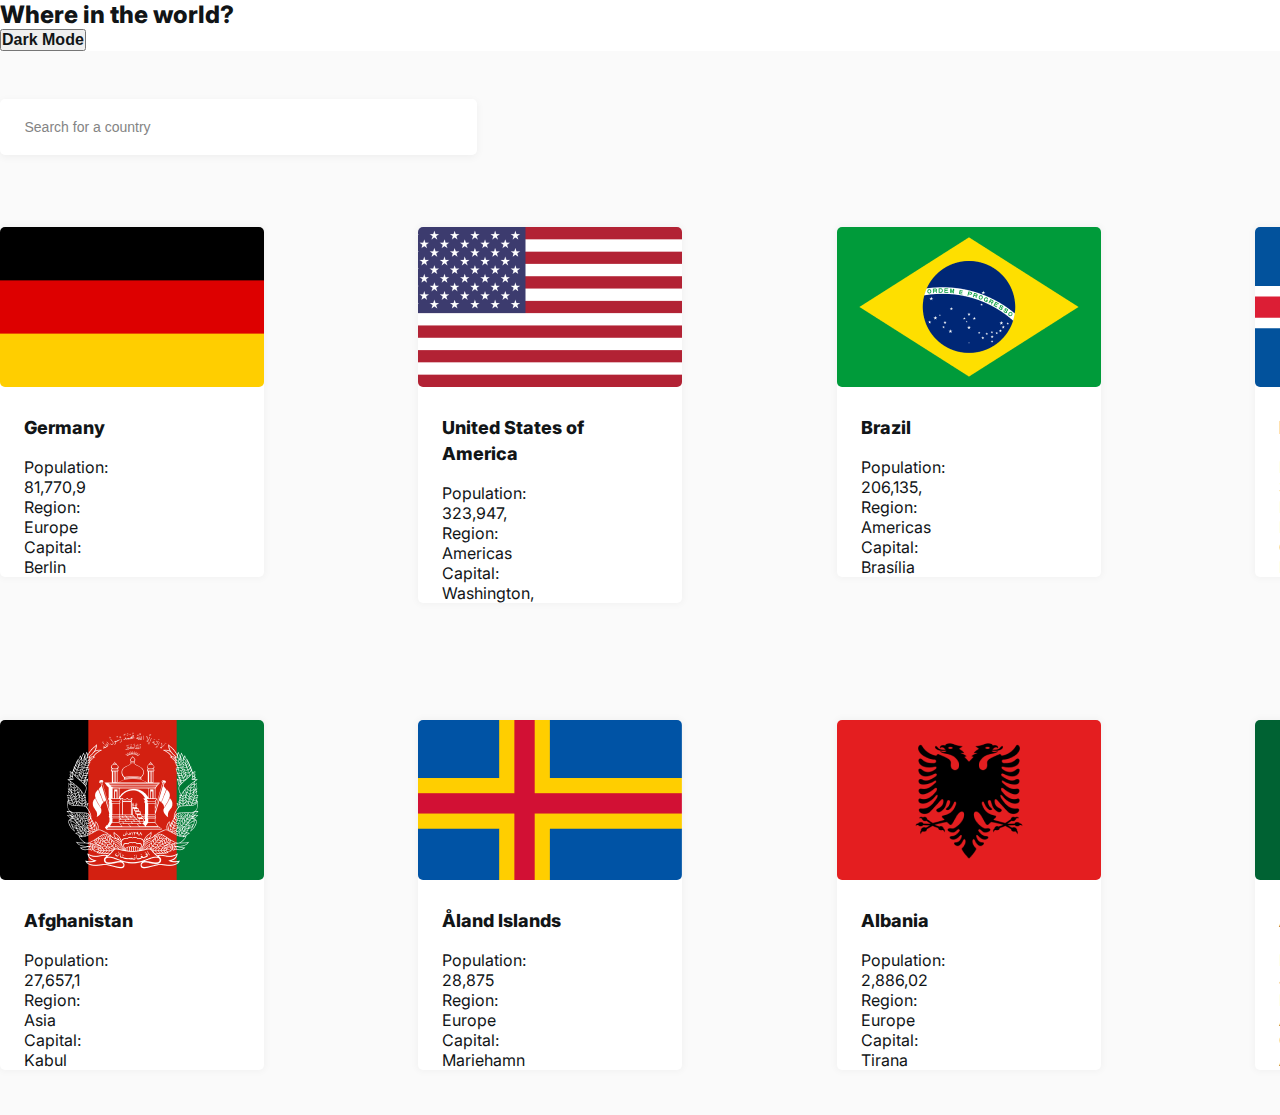
<file: 26_dars/index.html>
<!DOCTYPE html>
<html>
  <head>
    <meta charset="UTF-8" />
    <meta name="viewport" content="width=device-width, initial-scale=1.0" />
    <link rel="stylesheet" href="style.css" />
    <link rel="icon" href="logo.png" />
    <link
      rel="stylesheet"
      href="https://cdnjs.cloudflare.com/ajax/libs/font-awesome/6.4.2/css/all.min.css"
      integrity="sha512-z3gLpd7yknf1YoNbCzqRKc4qyor8gaKU1qmn+CShxbuBusANI9QpRohGBreCFkKxLhei6S9CQXFEbbKuqLg0DA=="
      crossorigin="anonymous"
      referrerpolicy="no-referrer"
    />
    <link
      href="https://cdn.jsdelivr.net/npm/bootstrap@5.3.2/dist/css/bootstrap.min.css"
      rel="stylesheet"
      integrity="sha384-T3c6CoIi6uLrA9TneNEoa7RxnatzjcDSCmG1MXxSR1GAsXEV/Dwwykc2MPK8M2HN"
      crossorigin="anonymous"
    />
    <script
      src="https://cdn.jsdelivr.net/npm/@popperjs/core@2.11.8/dist/umd/popper.min.js"
      integrity="sha384-I7E8VVD/ismYTF4hNIPjVp/Zjvgyol6VFvRkX/vR+Vc4jQkC+hVqc2pM8ODewa9r"
      crossorigin="anonymous"
    ></script>
    <script
      src="https://cdn.jsdelivr.net/npm/bootstrap@5.3.2/dist/js/bootstrap.min.js"
      integrity="sha384-BBtl+eGJRgqQAUMxJ7pMwbEyER4l1g+O15P+16Ep7Q9Q+zqX6gSbd85u4mG4QzX+"
      crossorigin="anonymous"
    ></script>
    <title>Uyga Vazifa</title>
  </head>
  <body>
    <header class="header">
      <nav class="container d-flex justify-content-between pt-3 pb-2">
        <div>
          <h3 class="text">Where in the world?</h3>
        </div>
        <div>
          <button class="btn">
            <i class="fa-regular fa-moon"></i>
            Dark Mode
          </button>
        </div>
      </nav>
    </header>
    <main class="main">
      <div class="container">
        <div class="input">
          <button class="btn1">
            <i class="fa-solid fa-magnifying-glass ps-3"></i>
            <input type="text" placeholder="Search for a country" class="inp" />
          </button>
        </div>
        <div class="div1">
          <a href="Germany.html">
            <div class="div">
              <div>
                <img src="Germany.png" alt="" />
              </div>
              <div>
                <h4>Germany</h4>
              </div>
              <div class="pp">
                <div class="d-flex">
                  <p class="fw-bold">Population:</p>
                  <p>81,770,9</p>
                </div>
                <div class="d-flex">
                  <p class="fw-bold">Region:</p>
                  <p>Europe</p>
                </div>
                <div class="d-flex">
                  <p class="fw-bold">Capital:</p>
                  <p>Berlin</p>
                </div>
              </div>
            </div>
          </a>
          <a href="USA.html">
            <div class="div">
              <div>
                <img src="USA.png" alt="" />
              </div>
              <div>
                <h4>United States of America</h4>
              </div>
              <div class="pp">
                <div class="d-flex">
                  <p class="fw-bold">Population:</p>
                  <p>323,947,</p>
                </div>
                <div class="d-flex">
                  <p class="fw-bold">Region:</p>
                  <p>Americas</p>
                </div>
                <div class="d-flex">
                  <p class="fw-bold">Capital:</p>
                  <p>Washington,</p>
                </div>
              </div>
            </div>
          </a>
          <a href="Braazil.html">
            <div class="div">
              <div>
                <img src="Brazil.png" alt="" />
              </div>
              <div>
                <h4>Brazil</h4>
              </div>
              <div class="pp">
                <div class="d-flex">
                  <p class="fw-bold">Population:</p>
                  <p>206,135,</p>
                </div>
                <div class="d-flex">
                  <p class="fw-bold">Region:</p>
                  <p>Americas</p>
                </div>
                <div class="d-flex">
                  <p class="fw-bold">Capital:</p>
                  <p>Brasília</p>
                </div>
              </div>
            </div>
          </a>
          <a href="Iceland.html">
            <div class="div">
              <div>
                <img src="Iceland.png" alt="" />
              </div>
              <div>
                <h4>Iceland</h4>
              </div>
              <div class="pp">
                <div class="d-flex">
                  <p class="fw-bold">Population:</p>
                  <p>334,300</p>
                </div>
                <div class="d-flex">
                  <p class="fw-bold">Region:</p>
                  <p>Europe</p>
                </div>
                <div class="d-flex">
                  <p class="fw-bold">Capital:</p>
                  <p>Reykjavík</p>
                </div>
              </div>
            </div>
          </a>
        </div>
        <div class="div2">
          <a href="Afganistan.html">
            <div class="div">
              <div>
                <img src="Afganistan.png" alt="" />
              </div>
              <div>
                <h4>Afghanistan</h4>
              </div>
              <div class="pp">
                <div class="d-flex">
                  <p class="fw-bold">Population:</p>
                  <p>27,657,1</p>
                </div>
                <div class="d-flex">
                  <p class="fw-bold">Region:</p>
                  <p>Asia</p>
                </div>
                <div class="d-flex">
                  <p class="fw-bold">Capital:</p>
                  <p>Kabul</p>
                </div>
              </div>
            </div>
          </a>
          <a href="Aland.html">
            <div class="div">
              <div>
                <img src="Aland.png" alt="" />
              </div>
              <div>
                <h4>Åland Islands</h4>
              </div>
              <div class="pp">
                <div class="d-flex">
                  <p class="fw-bold">Population:</p>
                  <p>28,875</p>
                </div>
                <div class="d-flex">
                  <p class="fw-bold">Region:</p>
                  <p>Europe</p>
                </div>
                <div class="d-flex">
                  <p class="fw-bold">Capital:</p>
                  <p>Mariehamn</p>
                </div>
              </div>
            </div>
          </a>
          <a href="Albaniya.html">
            <div class="div">
              <div>
                <img src="Albaniya.png" alt="" />
              </div>
              <div>
                <h4>Albania</h4>
              </div>
              <div class="pp">
                <div class="d-flex">
                  <p class="fw-bold">Population:</p>
                  <p>2,886,02</p>
                </div>
                <div class="d-flex">
                  <p class="fw-bold">Region:</p>
                  <p>Europe</p>
                </div>
                <div class="d-flex">
                  <p class="fw-bold">Capital:</p>
                  <p>Tirana</p>
                </div>
              </div>
            </div>
          </a>
          <a href="Algeria.html">
            <div class="div">
              <div>
                <img src="Algeria.png" alt="" />
              </div>
              <div>
                <h4>Algeria</h4>
              </div>
              <div class="pp">
                <div class="d-flex">
                  <p class="fw-bold">Population:</p>
                  <p>40,400,0</p>
                </div>
                <div class="d-flex">
                  <p class="fw-bold">Region:</p>
                  <p>Africa</p>
                </div>
                <div class="d-flex">
                  <p class="fw-bold">Capital:</p>
                  <p>Algiers</p>
                </div>
              </div>
            </div>
          </a>
        </div>
      </div>
    </main>
    <script src="main.js"></script>
  </body>
</html>
</file>
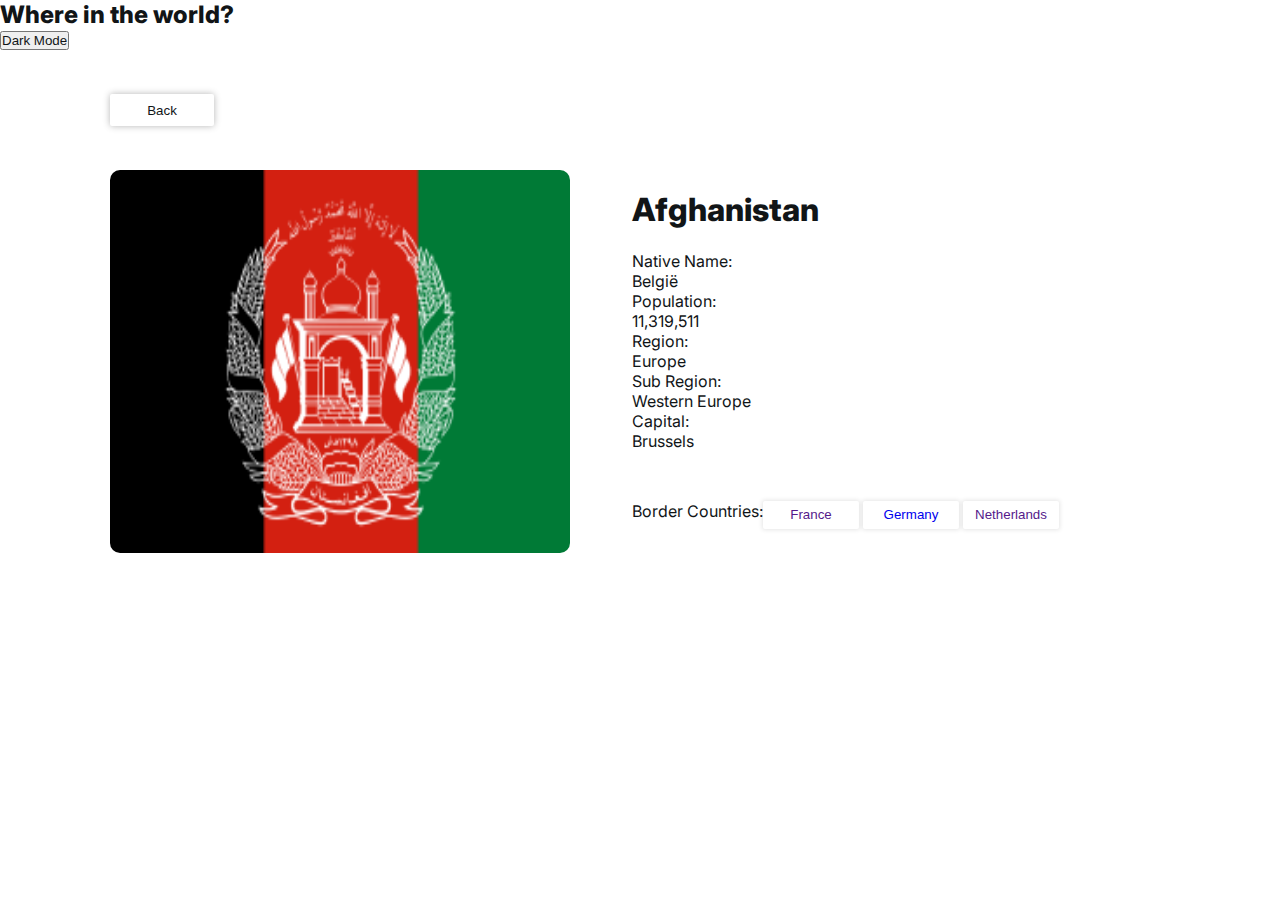
<file: 26_dars/Afganistan.html>
<!DOCTYPE html>
<html>
  <head>
    <meta charset="UTF-8" />
    <meta name="viewport" content="width=device-width, initial-scale=1.0" />
    <link rel="stylesheet" href="style2.css" />
    <link rel="icon" href="logo.png" />
    <link
      rel="stylesheet"
      href="https://cdnjs.cloudflare.com/ajax/libs/font-awesome/6.4.2/css/all.min.css"
      integrity="sha512-z3gLpd7yknf1YoNbCzqRKc4qyor8gaKU1qmn+CShxbuBusANI9QpRohGBreCFkKxLhei6S9CQXFEbbKuqLg0DA=="
      crossorigin="anonymous"
      referrerpolicy="no-referrer"
    />
    <link
      href="https://cdn.jsdelivr.net/npm/bootstrap@5.3.2/dist/css/bootstrap.min.css"
      rel="stylesheet"
      integrity="sha384-T3c6CoIi6uLrA9TneNEoa7RxnatzjcDSCmG1MXxSR1GAsXEV/Dwwykc2MPK8M2HN"
      crossorigin="anonymous"
    />
    <script
      src="https://cdn.jsdelivr.net/npm/@popperjs/core@2.11.8/dist/umd/popper.min.js"
      integrity="sha384-I7E8VVD/ismYTF4hNIPjVp/Zjvgyol6VFvRkX/vR+Vc4jQkC+hVqc2pM8ODewa9r"
      crossorigin="anonymous"
    ></script>
    <script
      src="https://cdn.jsdelivr.net/npm/bootstrap@5.3.2/dist/js/bootstrap.min.js"
      integrity="sha384-BBtl+eGJRgqQAUMxJ7pMwbEyER4l1g+O15P+16Ep7Q9Q+zqX6gSbd85u4mG4QzX+"
      crossorigin="anonymous"
    ></script>
    <title>Uyga Vazifa</title>
  </head>
  <body>
    <header class="header">
      <nav class="container d-flex justify-content-between pt-3 pb-2">
        <div>
          <h3 class="text">Where in the world?</h3>
        </div>
        <div>
          <button class="btn">
            <i class="fa-regular fa-moon"></i>
            Dark Mode
          </button>
        </div>
      </nav>
    </header>
    <main class="main">
      <div class="container dd">
        <div class="btn-div">
          <a href="index.html">
            <button class="btn1">
              <i class="fa-solid fa-arrow-left"></i>
              Back
            </button>
          </a>
        </div>
        <div class="div d-flex">
          <div>
            <img src="Afganistan.png" alt="" class="imgg" />
          </div>
          <div class="textt">
            <h1>Afghanistan</h1>
            <div class="pp">
              <div class="d-flex gap-1">
                <p class="fw-bold">Native Name:</p>
                <p>België</p>
              </div>
              <div class="d-flex gap-1">
                <p class="fw-bold">Population:</p>
                <p>11,319,511</p>
              </div>
              <div class="d-flex gap-1">
                <p class="fw-bold">Region:</p>
                <p>Europe</p>
              </div>
              <div class="d-flex gap-1">
                <p class="fw-bold">Sub Region:</p>
                <p>Western Europe</p>
              </div>
              <div class="d-flex gap-1">
                <p class="fw-bold">Capital:</p>
                <p>Brussels</p>
              </div>
            </div>
            <div class="div1">
              <p class="fw-bold">Border Countries:</p>
              <div class="div2">
                <button class="btn11"><a href="">France</a></button>
                <button class="btn11">
                  <a href="Germany.html">Germany</a>
                </button>
                <button class="btn11"><a href="">Netherlands</a></button>
              </div>
            </div>
          </div>
        </div>
      </div>
    </main>
    <script src="main.js"></script>
  </body>
</html>
</file>
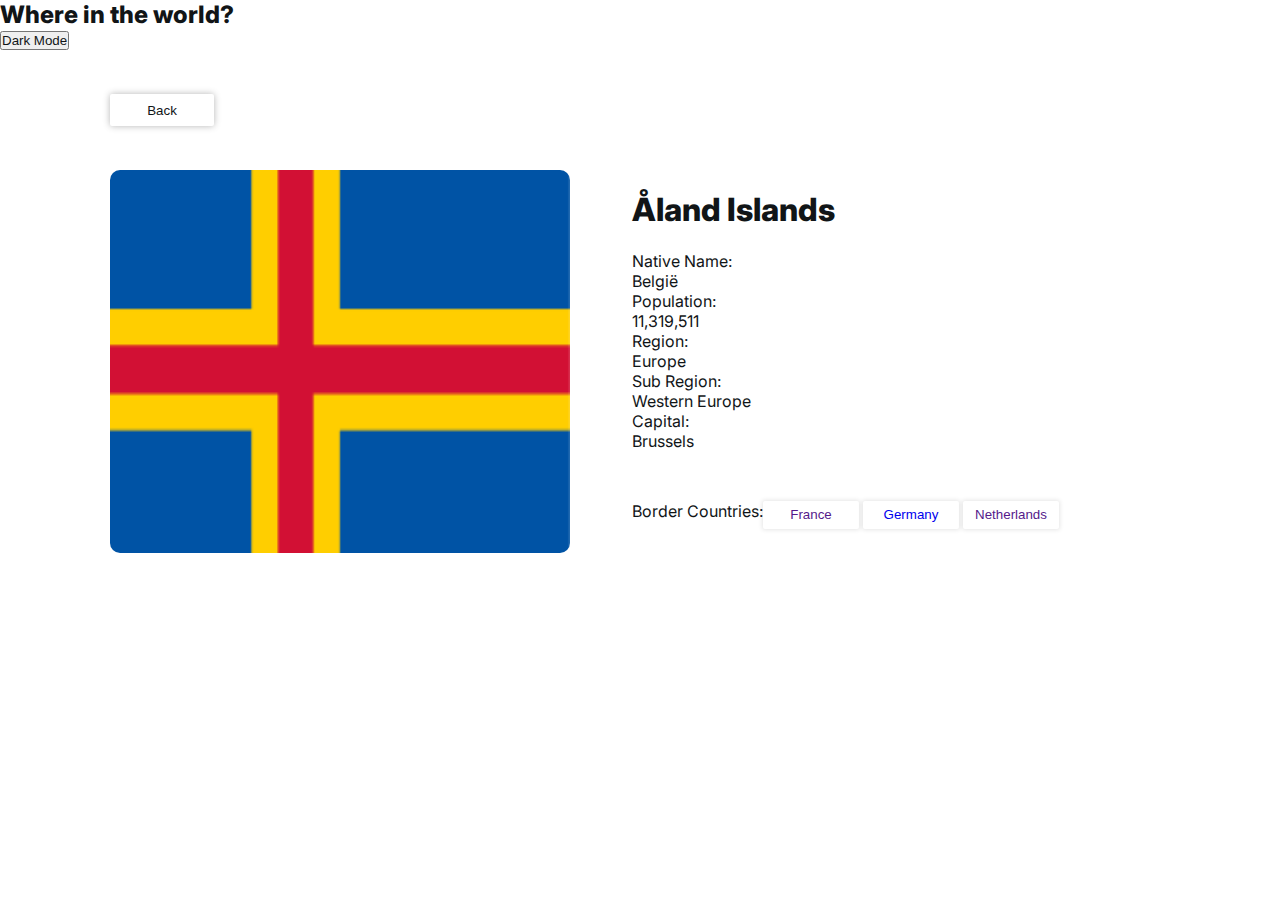
<file: 26_dars/Aland.html>
<!DOCTYPE html>
<html>
  <head>
    <meta charset="UTF-8" />
    <meta name="viewport" content="width=device-width, initial-scale=1.0" />
    <link rel="stylesheet" href="style2.css" />
    <link rel="icon" href="logo.png" />
    <link
      rel="stylesheet"
      href="https://cdnjs.cloudflare.com/ajax/libs/font-awesome/6.4.2/css/all.min.css"
      integrity="sha512-z3gLpd7yknf1YoNbCzqRKc4qyor8gaKU1qmn+CShxbuBusANI9QpRohGBreCFkKxLhei6S9CQXFEbbKuqLg0DA=="
      crossorigin="anonymous"
      referrerpolicy="no-referrer"
    />
    <link
      href="https://cdn.jsdelivr.net/npm/bootstrap@5.3.2/dist/css/bootstrap.min.css"
      rel="stylesheet"
      integrity="sha384-T3c6CoIi6uLrA9TneNEoa7RxnatzjcDSCmG1MXxSR1GAsXEV/Dwwykc2MPK8M2HN"
      crossorigin="anonymous"
    />
    <script
      src="https://cdn.jsdelivr.net/npm/@popperjs/core@2.11.8/dist/umd/popper.min.js"
      integrity="sha384-I7E8VVD/ismYTF4hNIPjVp/Zjvgyol6VFvRkX/vR+Vc4jQkC+hVqc2pM8ODewa9r"
      crossorigin="anonymous"
    ></script>
    <script
      src="https://cdn.jsdelivr.net/npm/bootstrap@5.3.2/dist/js/bootstrap.min.js"
      integrity="sha384-BBtl+eGJRgqQAUMxJ7pMwbEyER4l1g+O15P+16Ep7Q9Q+zqX6gSbd85u4mG4QzX+"
      crossorigin="anonymous"
    ></script>
    <title>Uyga Vazifa</title>
  </head>
  <body>
    <header class="header">
      <nav class="container d-flex justify-content-between pt-3 pb-2">
        <div>
          <h3 class="text">Where in the world?</h3>
        </div>
        <div>
          <button class="btn">
            <i class="fa-regular fa-moon"></i>
            Dark Mode
          </button>
        </div>
      </nav>
    </header>
    <main class="main">
      <div class="container dd">
        <div class="btn-div">
          <a href="index.html">
            <button class="btn1">
              <i class="fa-solid fa-arrow-left"></i>
              Back
            </button>
          </a>
        </div>
        <div class="div d-flex">
          <div>
            <img src="Aland.png" alt="" class="imgg" />
          </div>
          <div class="textt">
            <h1>Åland Islands</h1>
            <div class="pp">
              <div class="d-flex gap-1">
                <p class="fw-bold">Native Name:</p>
                <p>België</p>
              </div>
              <div class="d-flex gap-1">
                <p class="fw-bold">Population:</p>
                <p>11,319,511</p>
              </div>
              <div class="d-flex gap-1">
                <p class="fw-bold">Region:</p>
                <p>Europe</p>
              </div>
              <div class="d-flex gap-1">
                <p class="fw-bold">Sub Region:</p>
                <p>Western Europe</p>
              </div>
              <div class="d-flex gap-1">
                <p class="fw-bold">Capital:</p>
                <p>Brussels</p>
              </div>
            </div>
            <div class="div1">
              <p class="fw-bold">Border Countries:</p>
              <div class="div2">
                <button class="btn11"><a href="">France</a></button>
                <button class="btn11">
                  <a href="Germany.html">Germany</a>
                </button>
                <button class="btn11"><a href="">Netherlands</a></button>
              </div>
            </div>
          </div>
        </div>
      </div>
    </main>
    <script src="main.js"></script>
  </body>
</html>
</file>
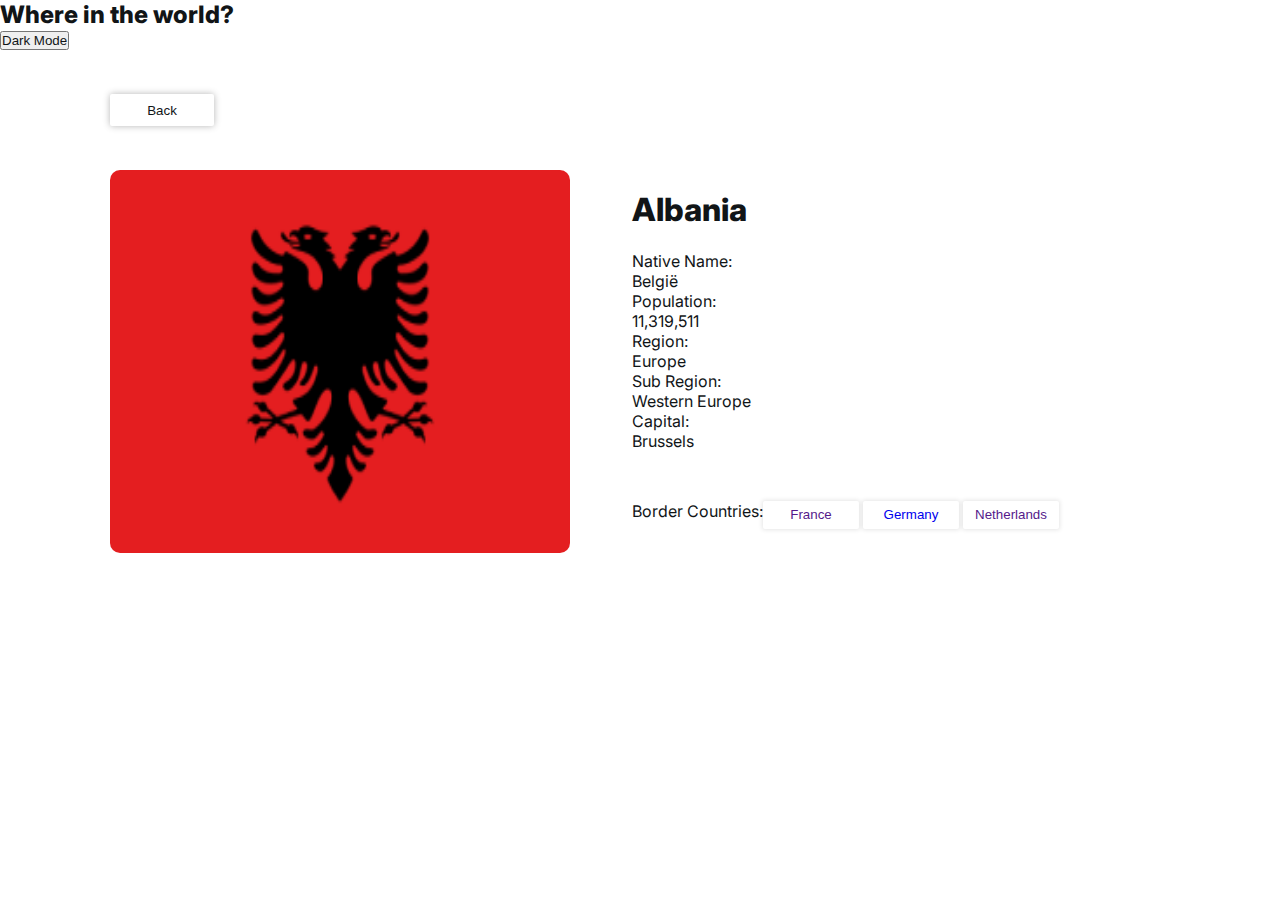
<file: 26_dars/Albaniya.html>
<!DOCTYPE html>
<html>
  <head>
    <meta charset="UTF-8" />
    <meta name="viewport" content="width=device-width, initial-scale=1.0" />
    <link rel="stylesheet" href="style2.css" />
    <link rel="icon" href="logo.png" />
    <link
      rel="stylesheet"
      href="https://cdnjs.cloudflare.com/ajax/libs/font-awesome/6.4.2/css/all.min.css"
      integrity="sha512-z3gLpd7yknf1YoNbCzqRKc4qyor8gaKU1qmn+CShxbuBusANI9QpRohGBreCFkKxLhei6S9CQXFEbbKuqLg0DA=="
      crossorigin="anonymous"
      referrerpolicy="no-referrer"
    />
    <link
      href="https://cdn.jsdelivr.net/npm/bootstrap@5.3.2/dist/css/bootstrap.min.css"
      rel="stylesheet"
      integrity="sha384-T3c6CoIi6uLrA9TneNEoa7RxnatzjcDSCmG1MXxSR1GAsXEV/Dwwykc2MPK8M2HN"
      crossorigin="anonymous"
    />
    <script
      src="https://cdn.jsdelivr.net/npm/@popperjs/core@2.11.8/dist/umd/popper.min.js"
      integrity="sha384-I7E8VVD/ismYTF4hNIPjVp/Zjvgyol6VFvRkX/vR+Vc4jQkC+hVqc2pM8ODewa9r"
      crossorigin="anonymous"
    ></script>
    <script
      src="https://cdn.jsdelivr.net/npm/bootstrap@5.3.2/dist/js/bootstrap.min.js"
      integrity="sha384-BBtl+eGJRgqQAUMxJ7pMwbEyER4l1g+O15P+16Ep7Q9Q+zqX6gSbd85u4mG4QzX+"
      crossorigin="anonymous"
    ></script>
    <title>Uyga Vazifa</title>
  </head>
  <body>
    <header class="header">
      <nav class="container d-flex justify-content-between pt-3 pb-2">
        <div>
          <h3 class="text">Where in the world?</h3>
        </div>
        <div>
          <button class="btn">
            <i class="fa-regular fa-moon"></i>
            Dark Mode
          </button>
        </div>
      </nav>
    </header>
    <main class="main">
      <div class="container dd">
        <div class="btn-div">
          <a href="index.html">
            <button class="btn1">
              <i class="fa-solid fa-arrow-left"></i>
              Back
            </button>
          </a>
        </div>
        <div class="div d-flex">
          <div>
            <img src="Albaniya.png" alt="" class="imgg" />
          </div>
          <div class="textt">
            <h1>Albania</h1>
            <div class="pp">
              <div class="d-flex gap-1">
                <p class="fw-bold">Native Name:</p>
                <p>België</p>
              </div>
              <div class="d-flex gap-1">
                <p class="fw-bold">Population:</p>
                <p>11,319,511</p>
              </div>
              <div class="d-flex gap-1">
                <p class="fw-bold">Region:</p>
                <p>Europe</p>
              </div>
              <div class="d-flex gap-1">
                <p class="fw-bold">Sub Region:</p>
                <p>Western Europe</p>
              </div>
              <div class="d-flex gap-1">
                <p class="fw-bold">Capital:</p>
                <p>Brussels</p>
              </div>
            </div>
            <div class="div1">
              <p class="fw-bold">Border Countries:</p>
              <div class="div2">
                <button class="btn11"><a href="">France</a></button>
                <button class="btn11">
                  <a href="Germany.html">Germany</a>
                </button>
                <button class="btn11"><a href="">Netherlands</a></button>
              </div>
            </div>
          </div>
        </div>
      </div>
    </main>
    <script src="main.js"></script>
  </body>
</html>
</file>
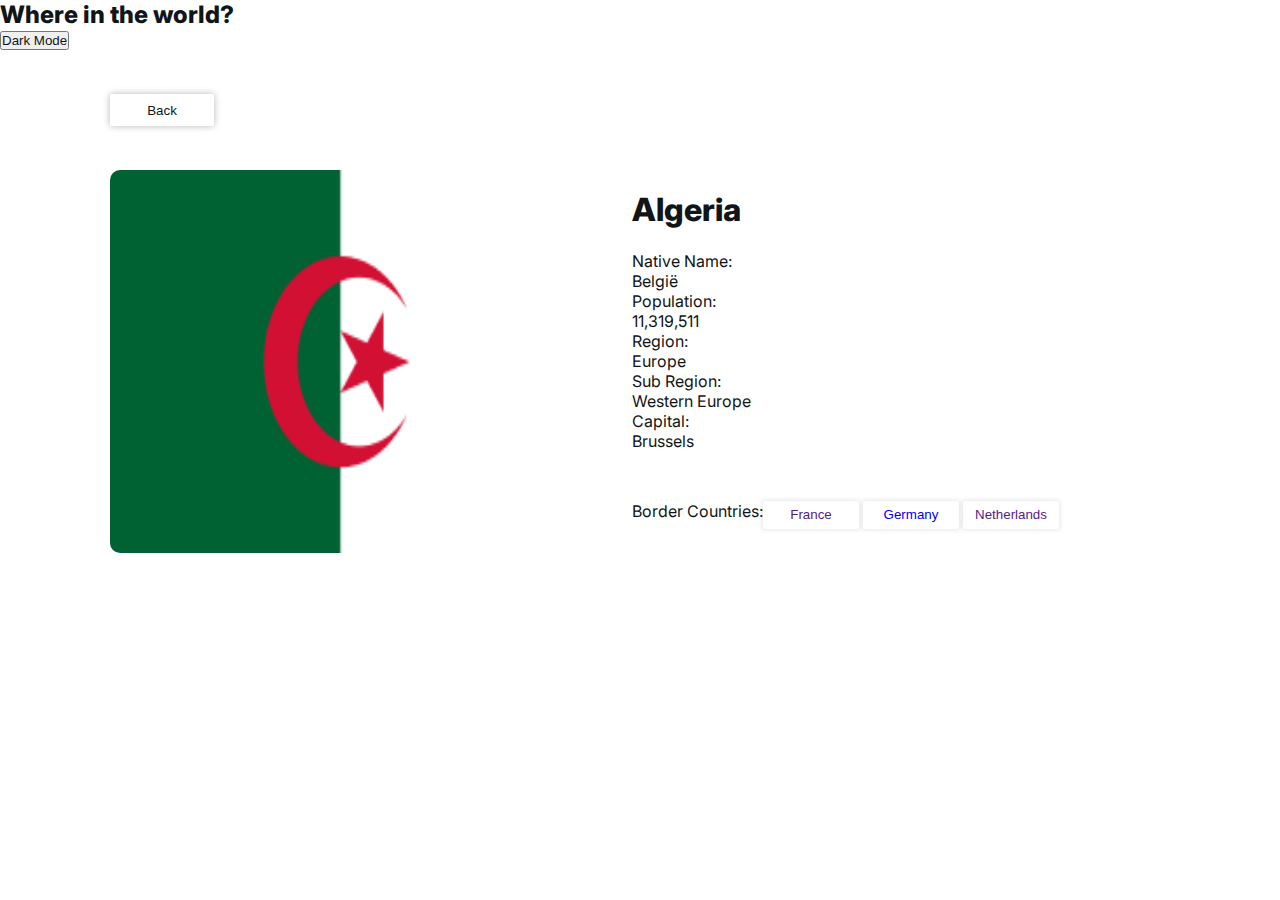
<file: 26_dars/Algeria.html>
<!DOCTYPE html>
<html>
  <head>
    <meta charset="UTF-8" />
    <meta name="viewport" content="width=device-width, initial-scale=1.0" />
    <link rel="stylesheet" href="style2.css" />
    <link rel="icon" href="logo.png" />
    <link
      rel="stylesheet"
      href="https://cdnjs.cloudflare.com/ajax/libs/font-awesome/6.4.2/css/all.min.css"
      integrity="sha512-z3gLpd7yknf1YoNbCzqRKc4qyor8gaKU1qmn+CShxbuBusANI9QpRohGBreCFkKxLhei6S9CQXFEbbKuqLg0DA=="
      crossorigin="anonymous"
      referrerpolicy="no-referrer"
    />
    <link
      href="https://cdn.jsdelivr.net/npm/bootstrap@5.3.2/dist/css/bootstrap.min.css"
      rel="stylesheet"
      integrity="sha384-T3c6CoIi6uLrA9TneNEoa7RxnatzjcDSCmG1MXxSR1GAsXEV/Dwwykc2MPK8M2HN"
      crossorigin="anonymous"
    />
    <script
      src="https://cdn.jsdelivr.net/npm/@popperjs/core@2.11.8/dist/umd/popper.min.js"
      integrity="sha384-I7E8VVD/ismYTF4hNIPjVp/Zjvgyol6VFvRkX/vR+Vc4jQkC+hVqc2pM8ODewa9r"
      crossorigin="anonymous"
    ></script>
    <script
      src="https://cdn.jsdelivr.net/npm/bootstrap@5.3.2/dist/js/bootstrap.min.js"
      integrity="sha384-BBtl+eGJRgqQAUMxJ7pMwbEyER4l1g+O15P+16Ep7Q9Q+zqX6gSbd85u4mG4QzX+"
      crossorigin="anonymous"
    ></script>
    <title>Uyga Vazifa</title>
  </head>
  <body>
    <header class="header">
      <nav class="container d-flex justify-content-between pt-3 pb-2">
        <div>
          <h3 class="text">Where in the world?</h3>
        </div>
        <div>
          <button class="btn">
            <i class="fa-regular fa-moon"></i>
            Dark Mode
          </button>
        </div>
      </nav>
    </header>
    <main class="main">
      <div class="container dd">
        <div class="btn-div">
          <a href="index.html">
            <button class="btn1">
              <i class="fa-solid fa-arrow-left"></i>
              Back
            </button>
          </a>
        </div>
        <div class="div d-flex">
          <div>
            <img src="Algeria.png" alt="" class="imgg" />
          </div>
          <div class="textt">
            <h1>Algeria</h1>
            <div class="pp">
              <div class="d-flex gap-1">
                <p class="fw-bold">Native Name:</p>
                <p>België</p>
              </div>
              <div class="d-flex gap-1">
                <p class="fw-bold">Population:</p>
                <p>11,319,511</p>
              </div>
              <div class="d-flex gap-1">
                <p class="fw-bold">Region:</p>
                <p>Europe</p>
              </div>
              <div class="d-flex gap-1">
                <p class="fw-bold">Sub Region:</p>
                <p>Western Europe</p>
              </div>
              <div class="d-flex gap-1">
                <p class="fw-bold">Capital:</p>
                <p>Brussels</p>
              </div>
            </div>
            <div class="div1">
              <p class="fw-bold">Border Countries:</p>
              <div class="div2">
                <button class="btn11"><a href="">France</a></button>
                <button class="btn11">
                  <a href="Germany.html">Germany</a>
                </button>
                <button class="btn11"><a href="">Netherlands</a></button>
              </div>
            </div>
          </div>
        </div>
      </div>
    </main>
    <script src="main.js"></script>
  </body>
</html>
</file>
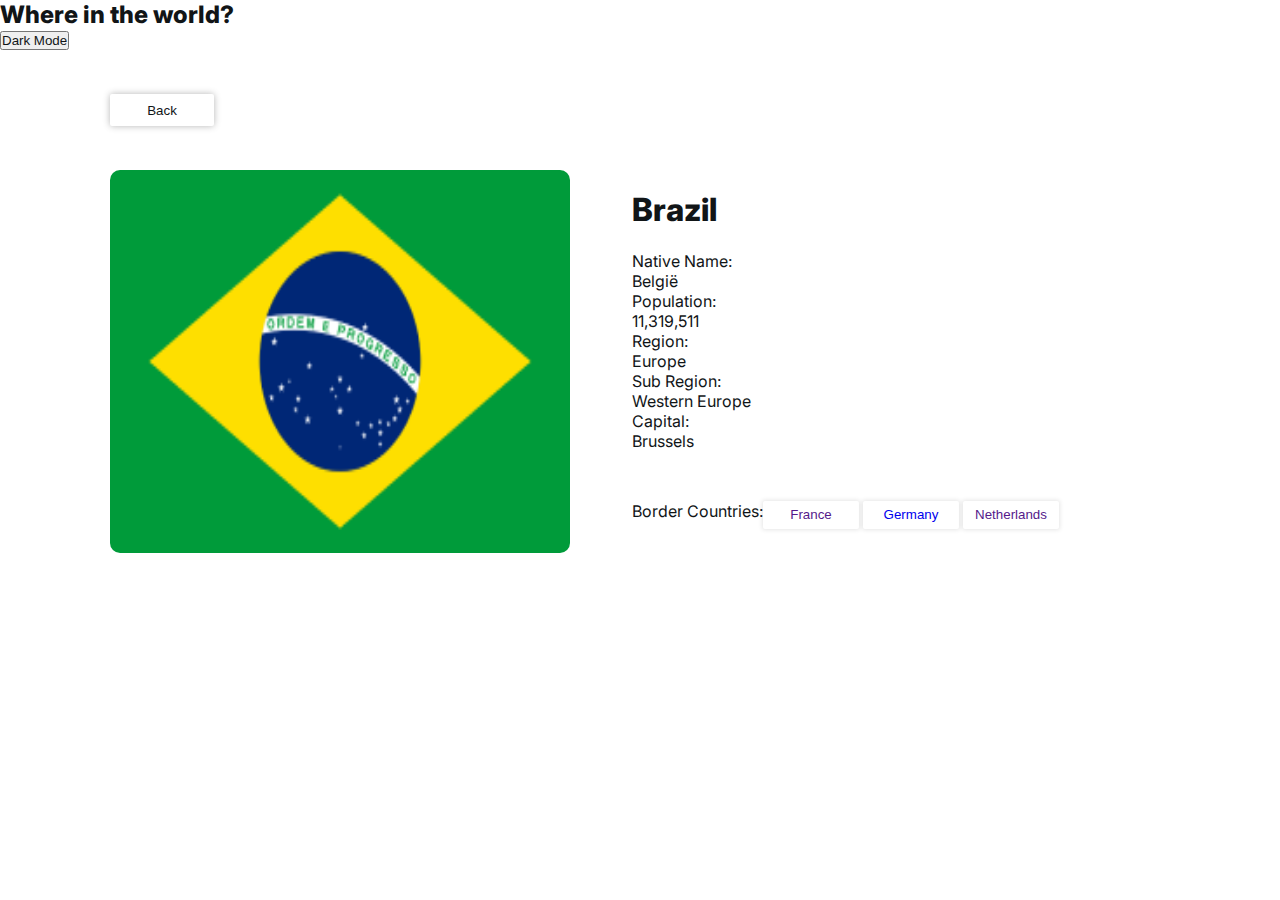
<file: 26_dars/Braazil.html>
<!DOCTYPE html>
<html>
  <head>
    <meta charset="UTF-8" />
    <meta name="viewport" content="width=device-width, initial-scale=1.0" />
    <link rel="stylesheet" href="style2.css" />
    <link rel="icon" href="logo.png" />
    <link
      rel="stylesheet"
      href="https://cdnjs.cloudflare.com/ajax/libs/font-awesome/6.4.2/css/all.min.css"
      integrity="sha512-z3gLpd7yknf1YoNbCzqRKc4qyor8gaKU1qmn+CShxbuBusANI9QpRohGBreCFkKxLhei6S9CQXFEbbKuqLg0DA=="
      crossorigin="anonymous"
      referrerpolicy="no-referrer"
    />
    <link
      href="https://cdn.jsdelivr.net/npm/bootstrap@5.3.2/dist/css/bootstrap.min.css"
      rel="stylesheet"
      integrity="sha384-T3c6CoIi6uLrA9TneNEoa7RxnatzjcDSCmG1MXxSR1GAsXEV/Dwwykc2MPK8M2HN"
      crossorigin="anonymous"
    />
    <script
      src="https://cdn.jsdelivr.net/npm/@popperjs/core@2.11.8/dist/umd/popper.min.js"
      integrity="sha384-I7E8VVD/ismYTF4hNIPjVp/Zjvgyol6VFvRkX/vR+Vc4jQkC+hVqc2pM8ODewa9r"
      crossorigin="anonymous"
    ></script>
    <script
      src="https://cdn.jsdelivr.net/npm/bootstrap@5.3.2/dist/js/bootstrap.min.js"
      integrity="sha384-BBtl+eGJRgqQAUMxJ7pMwbEyER4l1g+O15P+16Ep7Q9Q+zqX6gSbd85u4mG4QzX+"
      crossorigin="anonymous"
    ></script>
    <title>Uyga Vazifa</title>
  </head>
  <body>
    <header class="header">
      <nav class="container d-flex justify-content-between pt-3 pb-2">
        <div>
          <h3 class="text">Where in the world?</h3>
        </div>
        <div>
          <button class="btn">
            <i class="fa-regular fa-moon"></i>
            Dark Mode
          </button>
        </div>
      </nav>
    </header>
    <main class="main">
      <div class="container dd">
        <div class="btn-div">
          <a href="index.html">
            <button class="btn1">
              <i class="fa-solid fa-arrow-left"></i>
              Back
            </button>
          </a>
        </div>
        <div class="div d-flex">
          <div>
            <img src="Brazil.png" alt="" class="imgg" />
          </div>
          <div class="textt">
            <h1>Brazil</h1>
            <div class="pp">
              <div class="d-flex gap-1">
                <p class="fw-bold">Native Name:</p>
                <p>België</p>
              </div>
              <div class="d-flex gap-1">
                <p class="fw-bold">Population:</p>
                <p>11,319,511</p>
              </div>
              <div class="d-flex gap-1">
                <p class="fw-bold">Region:</p>
                <p>Europe</p>
              </div>
              <div class="d-flex gap-1">
                <p class="fw-bold">Sub Region:</p>
                <p>Western Europe</p>
              </div>
              <div class="d-flex gap-1">
                <p class="fw-bold">Capital:</p>
                <p>Brussels</p>
              </div>
            </div>
            <div class="div1">
              <p class="fw-bold">Border Countries:</p>
              <div class="div2">
                <button class="btn11"><a href="">France</a></button>
                <button class="btn11"><a href="Germany.html">Germany</a></button>
                <button class="btn11"><a href="">Netherlands</a></button>
              </div>
            </div>
          </div>
        </div>
      </div>
    </main>
    <script src="main.js"></script>
  </body>
</html>
</file>
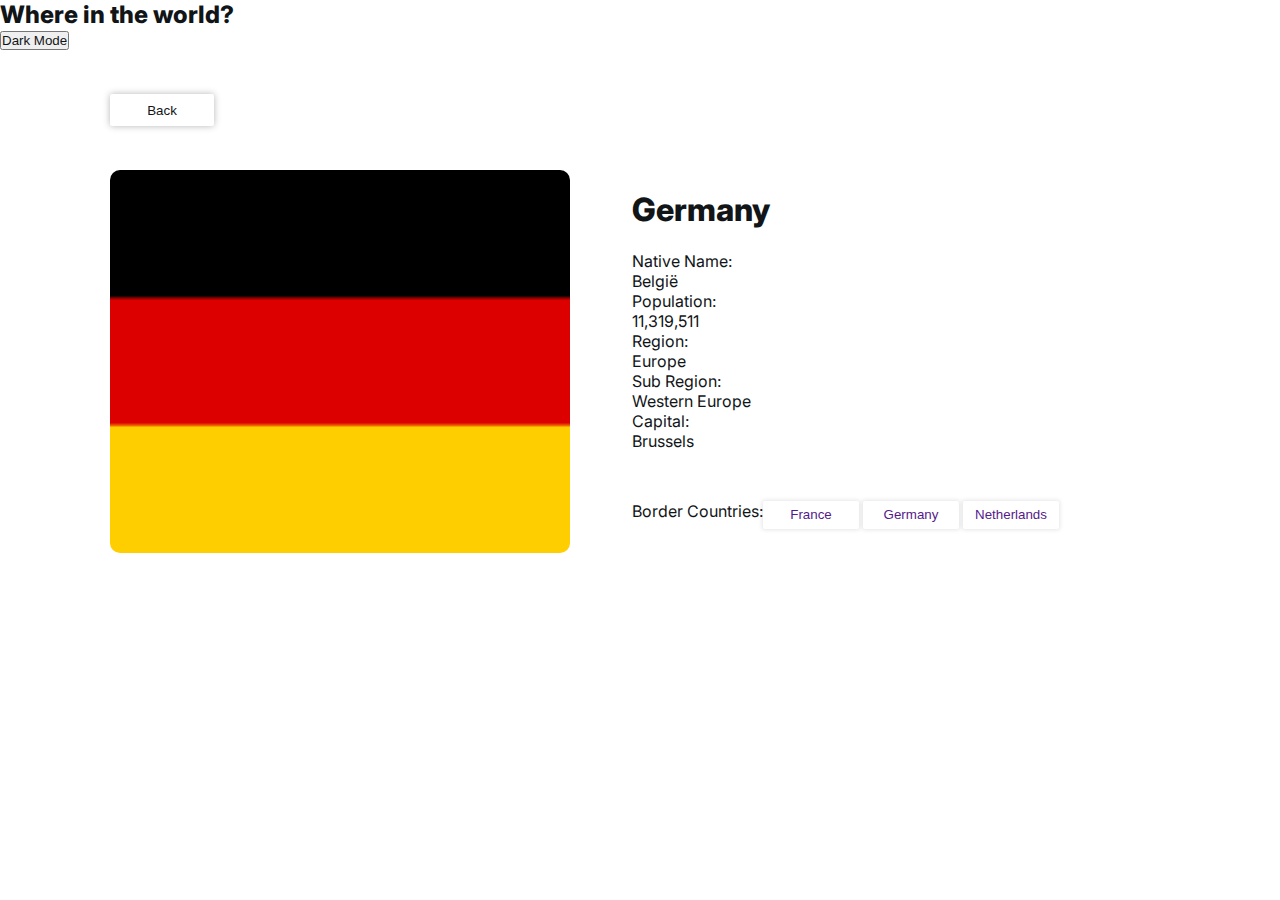
<file: 26_dars/Germany.html>
<!DOCTYPE html>
<html>
  <head>
    <meta charset="UTF-8" />
    <meta name="viewport" content="width=device-width, initial-scale=1.0" />
    <link rel="stylesheet" href="style2.css" />
    <link rel="icon" href="logo.png" />
    <link
      rel="stylesheet"
      href="https://cdnjs.cloudflare.com/ajax/libs/font-awesome/6.4.2/css/all.min.css"
      integrity="sha512-z3gLpd7yknf1YoNbCzqRKc4qyor8gaKU1qmn+CShxbuBusANI9QpRohGBreCFkKxLhei6S9CQXFEbbKuqLg0DA=="
      crossorigin="anonymous"
      referrerpolicy="no-referrer"
    />
    <link
      href="https://cdn.jsdelivr.net/npm/bootstrap@5.3.2/dist/css/bootstrap.min.css"
      rel="stylesheet"
      integrity="sha384-T3c6CoIi6uLrA9TneNEoa7RxnatzjcDSCmG1MXxSR1GAsXEV/Dwwykc2MPK8M2HN"
      crossorigin="anonymous"
    />
    <script
      src="https://cdn.jsdelivr.net/npm/@popperjs/core@2.11.8/dist/umd/popper.min.js"
      integrity="sha384-I7E8VVD/ismYTF4hNIPjVp/Zjvgyol6VFvRkX/vR+Vc4jQkC+hVqc2pM8ODewa9r"
      crossorigin="anonymous"
    ></script>
    <script
      src="https://cdn.jsdelivr.net/npm/bootstrap@5.3.2/dist/js/bootstrap.min.js"
      integrity="sha384-BBtl+eGJRgqQAUMxJ7pMwbEyER4l1g+O15P+16Ep7Q9Q+zqX6gSbd85u4mG4QzX+"
      crossorigin="anonymous"
    ></script>
    <title>Uyga Vazifa</title>
  </head>
  <body>
    <header class="header">
      <nav class="container d-flex justify-content-between pt-3 pb-2">
        <div>
          <h3 class="text">Where in the world?</h3>
        </div>
        <div>
          <button class="btn">
            <i class="fa-regular fa-moon"></i>
            Dark Mode
          </button>
        </div>
      </nav>
    </header>
    <main class="main">
      <div class="container dd">
        <div class="btn-div">
          <a href="index.html">
            <button class="btn1">
              <i class="fa-solid fa-arrow-left"></i>
              Back
            </button>
          </a>
        </div>
        <div class="div d-flex ">
          <div>
            <img src="Germany.png" alt="" class="imgg" />
          </div>
          <div class="textt">
            <h1>Germany</h1>
            <div class="pp">
              <div class="d-flex gap-1">
                <p class="fw-bold">Native Name:</p>
                <p>België</p>
              </div>
              <div class="d-flex gap-1">
                <p class="fw-bold">Population:</p>
                <p>11,319,511</p>
              </div>
              <div class="d-flex gap-1">
                <p class="fw-bold">Region:</p>
                <p>Europe</p>
              </div>
              <div class="d-flex gap-1">
                <p class="fw-bold">Sub Region:</p>
                <p>Western Europe</p>
              </div>
              <div class="d-flex gap-1">
                <p class="fw-bold">Capital:</p>
                <p>Brussels</p>
              </div>
            </div>
            <div class="div1">
              <p class="fw-bold">Border Countries:</p>
              <div class="div2">
                <button class="btn11"><a href="">France</a></button>
                <button class="btn11"><a href="">Germany</a></button>
                <button class="btn11"><a href="">Netherlands</a></button>
              </div>
            </div>
          </div>
        </div>
      </div>
    </main>
    <script src="main.js"></script>
  </body>
</html>
</file>
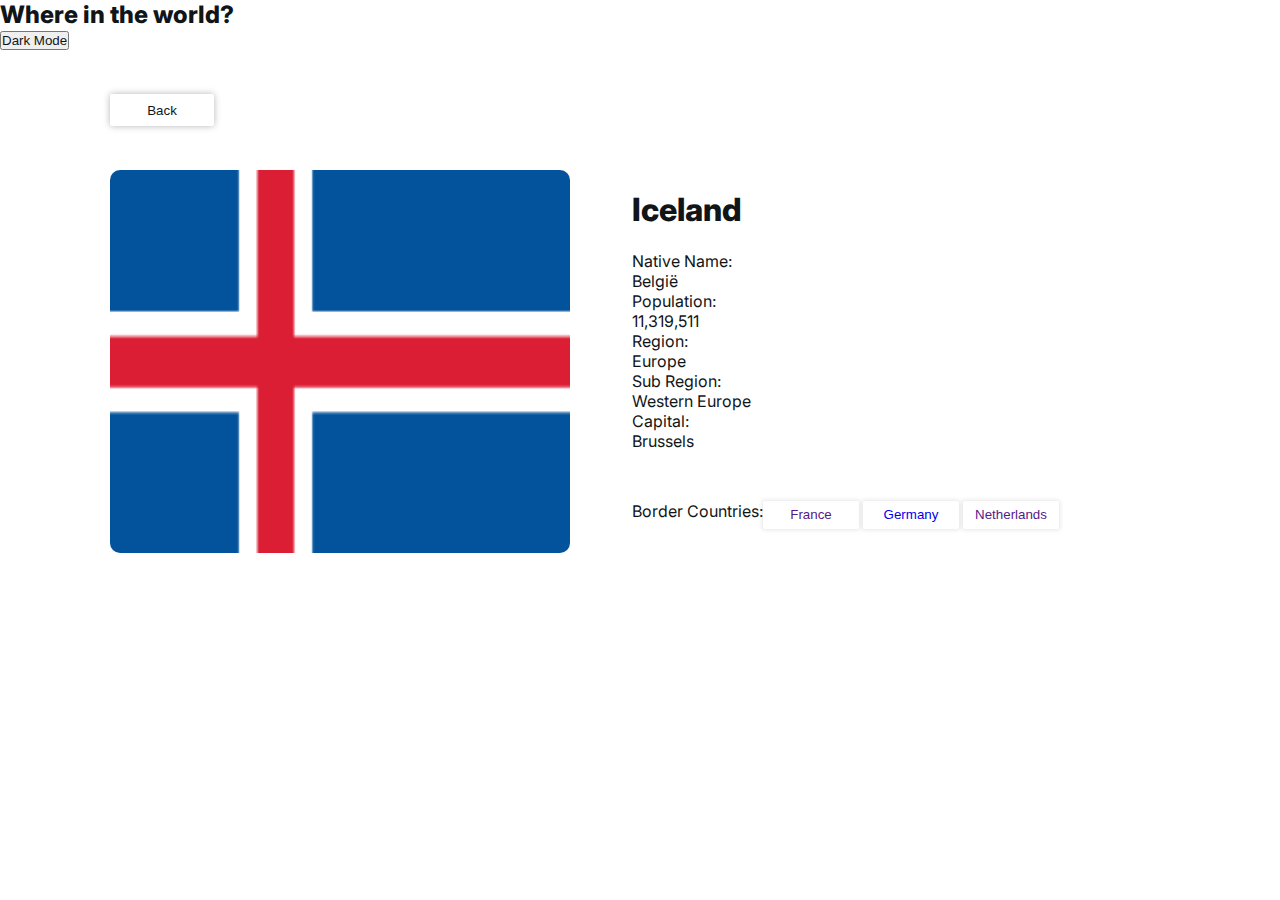
<file: 26_dars/Iceland.html>
<!DOCTYPE html>
<html>
  <head>
    <meta charset="UTF-8" />
    <meta name="viewport" content="width=device-width, initial-scale=1.0" />
    <link rel="stylesheet" href="style2.css" />
    <link rel="icon" href="logo.png" />
    <link
      rel="stylesheet"
      href="https://cdnjs.cloudflare.com/ajax/libs/font-awesome/6.4.2/css/all.min.css"
      integrity="sha512-z3gLpd7yknf1YoNbCzqRKc4qyor8gaKU1qmn+CShxbuBusANI9QpRohGBreCFkKxLhei6S9CQXFEbbKuqLg0DA=="
      crossorigin="anonymous"
      referrerpolicy="no-referrer"
    />
    <link
      href="https://cdn.jsdelivr.net/npm/bootstrap@5.3.2/dist/css/bootstrap.min.css"
      rel="stylesheet"
      integrity="sha384-T3c6CoIi6uLrA9TneNEoa7RxnatzjcDSCmG1MXxSR1GAsXEV/Dwwykc2MPK8M2HN"
      crossorigin="anonymous"
    />
    <script
      src="https://cdn.jsdelivr.net/npm/@popperjs/core@2.11.8/dist/umd/popper.min.js"
      integrity="sha384-I7E8VVD/ismYTF4hNIPjVp/Zjvgyol6VFvRkX/vR+Vc4jQkC+hVqc2pM8ODewa9r"
      crossorigin="anonymous"
    ></script>
    <script
      src="https://cdn.jsdelivr.net/npm/bootstrap@5.3.2/dist/js/bootstrap.min.js"
      integrity="sha384-BBtl+eGJRgqQAUMxJ7pMwbEyER4l1g+O15P+16Ep7Q9Q+zqX6gSbd85u4mG4QzX+"
      crossorigin="anonymous"
    ></script>
    <title>Uyga Vazifa</title>
  </head>
  <body>
    <header class="header">
      <nav class="container d-flex justify-content-between pt-3 pb-2">
        <div>
          <h3 class="text">Where in the world?</h3>
        </div>
        <div>
          <button class="btn">
            <i class="fa-regular fa-moon"></i>
            Dark Mode
          </button>
        </div>
      </nav>
    </header>
    <main class="main">
      <div class="container dd">
        <div class="btn-div">
          <a href="index.html">
            <button class="btn1">
              <i class="fa-solid fa-arrow-left"></i>
              Back
            </button>
          </a>
        </div>
        <div class="div d-flex">
          <div>
            <img src="Iceland.png" alt="" class="imgg" />
          </div>
          <div class="textt">
            <h1>Iceland</h1>
            <div class="pp">
              <div class="d-flex gap-1">
                <p class="fw-bold">Native Name:</p>
                <p>België</p>
              </div>
              <div class="d-flex gap-1">
                <p class="fw-bold">Population:</p>
                <p>11,319,511</p>
              </div>
              <div class="d-flex gap-1">
                <p class="fw-bold">Region:</p>
                <p>Europe</p>
              </div>
              <div class="d-flex gap-1">
                <p class="fw-bold">Sub Region:</p>
                <p>Western Europe</p>
              </div>
              <div class="d-flex gap-1">
                <p class="fw-bold">Capital:</p>
                <p>Brussels</p>
              </div>
            </div>
            <div class="div1">
              <p class="fw-bold">Border Countries:</p>
              <div class="div2">
                <button class="btn11"><a href="">France</a></button>
                <button class="btn11"><a href="Germany.html">Germany</a></button>
                <button class="btn11"><a href="">Netherlands</a></button>
              </div>
            </div>
          </div>
        </div>
      </div>
    </main>
    <script src="main.js"></script>
  </body>
</html>
</file>
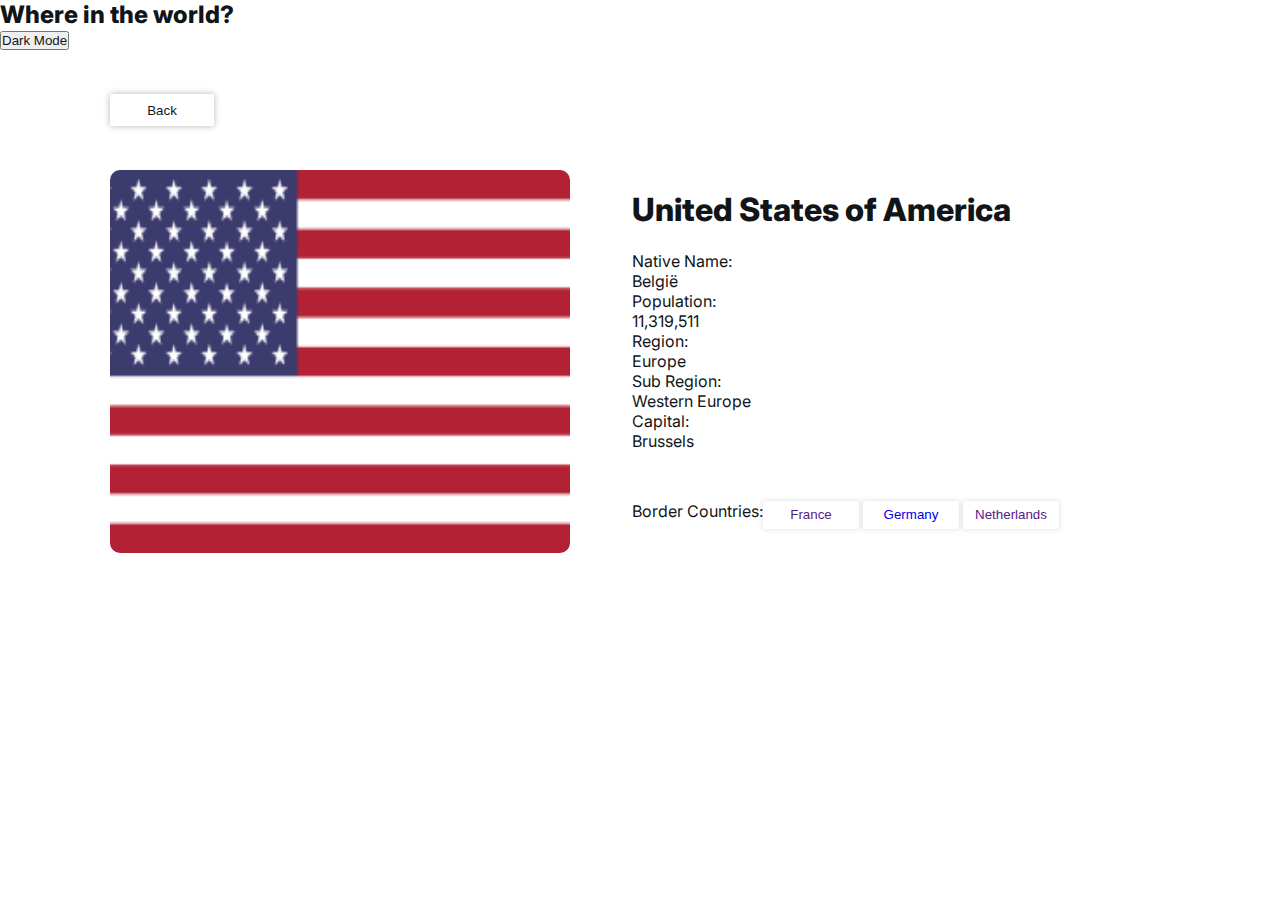
<file: 26_dars/USA.html>
<!DOCTYPE html>
<html>
  <head>
    <meta charset="UTF-8" />
    <meta name="viewport" content="width=device-width, initial-scale=1.0" />
    <link rel="stylesheet" href="style2.css" />
    <link rel="icon" href="logo.png" />
    <link
      rel="stylesheet"
      href="https://cdnjs.cloudflare.com/ajax/libs/font-awesome/6.4.2/css/all.min.css"
      integrity="sha512-z3gLpd7yknf1YoNbCzqRKc4qyor8gaKU1qmn+CShxbuBusANI9QpRohGBreCFkKxLhei6S9CQXFEbbKuqLg0DA=="
      crossorigin="anonymous"
      referrerpolicy="no-referrer"
    />
    <link
      href="https://cdn.jsdelivr.net/npm/bootstrap@5.3.2/dist/css/bootstrap.min.css"
      rel="stylesheet"
      integrity="sha384-T3c6CoIi6uLrA9TneNEoa7RxnatzjcDSCmG1MXxSR1GAsXEV/Dwwykc2MPK8M2HN"
      crossorigin="anonymous"
    />
    <script
      src="https://cdn.jsdelivr.net/npm/@popperjs/core@2.11.8/dist/umd/popper.min.js"
      integrity="sha384-I7E8VVD/ismYTF4hNIPjVp/Zjvgyol6VFvRkX/vR+Vc4jQkC+hVqc2pM8ODewa9r"
      crossorigin="anonymous"
    ></script>
    <script
      src="https://cdn.jsdelivr.net/npm/bootstrap@5.3.2/dist/js/bootstrap.min.js"
      integrity="sha384-BBtl+eGJRgqQAUMxJ7pMwbEyER4l1g+O15P+16Ep7Q9Q+zqX6gSbd85u4mG4QzX+"
      crossorigin="anonymous"
    ></script>
    <title>Uyga Vazifa</title>
  </head>
  <body>
    <header class="header">
      <nav class="container d-flex justify-content-between pt-3 pb-2">
        <div>
          <h3 class="text">Where in the world?</h3>
        </div>
        <div>
          <button class="btn">
            <i class="fa-regular fa-moon"></i>
            Dark Mode
          </button>
        </div>
      </nav>
    </header>
    <main class="main">
      <div class="container dd">
        <div class="btn-div">
          <a href="index.html">
            <button class="btn1">
              <i class="fa-solid fa-arrow-left"></i>
              Back
            </button>
          </a>
        </div>
        <div class="div d-flex">
          <div>
            <img src="USA.png" alt="" class="imgg" />
          </div>
          <div class="textt">
            <h1>United States of America</h1>
            <div class="pp">
              <div class="d-flex gap-1">
                <p class="fw-bold">Native Name:</p>
                <p>België</p>
              </div>
              <div class="d-flex gap-1">
                <p class="fw-bold">Population:</p>
                <p>11,319,511</p>
              </div>
              <div class="d-flex gap-1">
                <p class="fw-bold">Region:</p>
                <p>Europe</p>
              </div>
              <div class="d-flex gap-1">
                <p class="fw-bold">Sub Region:</p>
                <p>Western Europe</p>
              </div>
              <div class="d-flex gap-1">
                <p class="fw-bold">Capital:</p>
                <p>Brussels</p>
              </div>
            </div>
            <div class="div1">
              <p class="fw-bold">Border Countries:</p>
              <div class="div2">
                <button class="btn11"><a href="">France</a></button>
                <button class="btn11"><a href="Germany.html">Germany</a></button>
                <button class="btn11"><a href="">Netherlands</a></button>
              </div>
            </div>
          </div>
        </div>
      </div>
    </main>
    <script src="main.js"></script>
  </body>
</html>
</file>
<file: 26_dars/style.css>
@import url(https://fonts.googleapis.com/css2?family=Inter:wght@100;200;300;400;500;600;800;900&display=swap);
*{
  margin: 0;
  padding: 0;
  box-sizing: border-box;
  
}
body {
  font-family: "Inter";
  display: grid;
  grid-template-columns: 1519px;
}
:root {
  --header-color: #fff;
  --main-color: #fafafa;
  --div-color: #fff;
  --button-color: #fff;
  --text-color: #111517;
  --btn-color: #111517;
  --btn1-color: #848484;
  --h4-color: #111517;
  --p-color: #111517;
}
.dark {
  --header-color: #2b3844;
  --main-color: #202c36;
  --div-color: #2b3844;
  --btn-color: #fff;
  --button-color: #2b3844;
  --h4-color: #ffff;
  --text-color: #fff;
  --btn1-color: #fff;
  --p-color: #fff;
}
.header {
  background: var(--header-color);
  box-shadow: 0px 2px 4px 0px rgba(0, 0, 0, 0.06);
}
.text {
  color: var(--text-color);
  font-size: 24px;
  font-style: normal;
  font-weight: 800;
  line-height: normal;
}
.btn {
  color: var(--btn-color) !important;
  font-size: 16px;
  font-style: normal;
  font-weight: 600;
  line-height: normal;
}
.btn1 {
  border-radius: 5px;
  padding: 18px 0;
  border-radius: 5px;
  background: var(--button-color);
  box-shadow: 0px 2px 9px 0px rgba(0, 0, 0, 0.05);
  border: 0;
  color: var(--btn1-color);
}
.input {
  display: flex;
  margin-bottom: 48px;
  padding-top: 48px;
}
.inp {
  font-size: 14px;
  font-style: normal;
  font-weight: 400;
  line-height: 20px;
  padding-right: 271px;
  padding-left: 24.5px;
  border: 0;
  background-color: var(--button-color);
}
.inp::placeholder {
  color: var(--btn1-color);
}
img {
  border-radius: 5px;
}
.main {
  background: var(--main-color) !important;
  display: grid;
  grid-template-columns: 1519px;
}
.div {
  border-radius: 5px;
  background: var(--div-color);
  box-shadow: 0px 0px 7px 2px rgba(0, 0, 0, 0.03);
  display: flex;
  flex-direction: column;
  justify-content: space-between;
}
.div1 {
  margin-top: 72px;
  padding-bottom: 45px;
  display: grid;
  grid-template-columns: 264px 264px 264px 264px;
  justify-content: space-between;
}
.pp {
  padding-left: 24px;
}
h4 {
  padding-left: 24px;
  font-size: 18px;
  font-style: normal;
  font-weight: 800;
  line-height: 26px;
  width: 240px;
  padding-top: 24px;
  padding-bottom: 16px;
  color: var(--h4-color) !important;
}
p {
  color: var(--p-color) !important;
}
.div2 {
  margin-top: 72px;
  padding-bottom: 45px;
  display: grid;
  grid-template-columns: 264px 264px 264px 264px;
  justify-content: space-between;
}
nav {
  display: grid;
  grid-template-columns: 1519px;
  justify-content: space-between;
}
a {
  text-decoration: none !important;
  color: var(--p-color) !important;
}
@media only screen and (max-width: 1200px) {
  main {
    grid-template-columns: 1519px;
  }
  .div1 {
    grid-template-columns: 264px 264px 264px 264px;
  }
  .div2 {
    grid-template-columns: 264px 264px 264px 264px;
  }
  nav {
    grid-template-columns: 1519px;
  }
}
@media only screen and (max-width: 776px) {
  main {
    grid-template-columns: 375px;
  }
  .div1 {
    grid-template-columns: 375px;
  }
  .div2 {
    grid-template-columns: 375px;
  }
  nav {
    grid-template-columns: 375px;
  }
}
</file>
<file: 26_dars/style2.css>
@import url(https://fonts.googleapis.com/css2?family=Inter:wght@100;200;300;400;500;600;800;900&display=swap);

body {
  font-family: "Inter", sans-serif;
}
* {
  margin: 0;
  padding: 0;
  box-sizing: border-box;
}
.header {
  background-color: var(--header-color);
  box-shadow: 0px 2px 4px 0px rgba(0, 0, 0, 0.06);
}
nav {
  display: grid;
  grid-template-columns: 1200pxpx;
  justify-content: space-between;
}
.main {
  background-color: var(--main-color);
  padding-left: 110px;
}
:root {
  --header-color: #fff;
  --main-color: #fff;
  --text-color: #111517;
  --h1-color: #111517;
  --p-color: #111517;
  --button-color: #111517;
  --btn-color: #111517;
  --btn1-color: #fff;
  --btn11-color: #fff;
}
.dark {
  --header-color: #2b3844;
  --main-color: #202c36;
  --text-color: #fff;
  --h1-color: #fff;
  --p-color: #fff;
  --button-color: #fff;
  --btn1-color: #2b3844;
  --btn11-color: #2b3844;
}

button {
  color: var(--button-color) !important;
}
p {
  color: var(--text-color) !important;
}
.text {
  color: var(--text-color) !important;
  font-size: 24px;
  font-style: normal;
  font-weight: 800;
  line-height: normal;
}
.btn {
  color: var(--text-color) !important;
}
a {
  text-decoration: none !important;
}
.div {
  margin-top: 44px;
  display: grid;
  grid-template-columns: 400px 400px 400px;
}
img {
  width: 459.715px;
  height: 383.169px;
  flex-shrink: 0;
  border-radius: 10px;
}
.textt {
  width: 598px;
  height: 323px;
  flex-shrink: 0;
  display: flex;
  align-items: left;
  justify-content: center;
  flex-direction: column;
  margin-left: 122px;
  padding-top: 55px;
}
h1 {
  color: var(--h1-color) !important;
  font-size: 32px;
  font-style: normal;
  font-weight: 800;
  line-height: normal;
}
.btn1 {
  margin-top: 44px;
  border-radius: 2px;
  background: var(--btn1-color) !important;
  box-shadow: 0px 0px 7px 0px rgba(0, 0, 0, 0.29);
  width: 104px;
  height: 32px;
  flex-shrink: 0;
  border: 0;
}
.pp {
  margin-top: 22px;
}
.div1 {
  display: flex;
  margin-top: 50px;
}
.div2 {
  gap: 10px;
}
.btn11 {
  width: 96px;
  height: 28px;
  flex-shrink: 0;
  border-radius: 2px;
  border: 0px solid #979797;
  background: var(--btn11-color);
  box-shadow: 0px 0px 4px 1px rgba(0, 0, 0, 0.1);
  color: var(--h1-color) !important;
}
.dd {
  padding-bottom: 126.9px;
}
@media only screen and (max-width: 1200px) {
  nav {
    grid-template-columns: 1200px;
  }
  .div {
    grid-template-columns: 400px 400px 400px;
  }
}
@media only screen and (max-width: 776px) {
  nav {
    grid-template-columns: 375px;
  }
  .div {
    grid-template-columns: 375px;
  }
}
</file>
